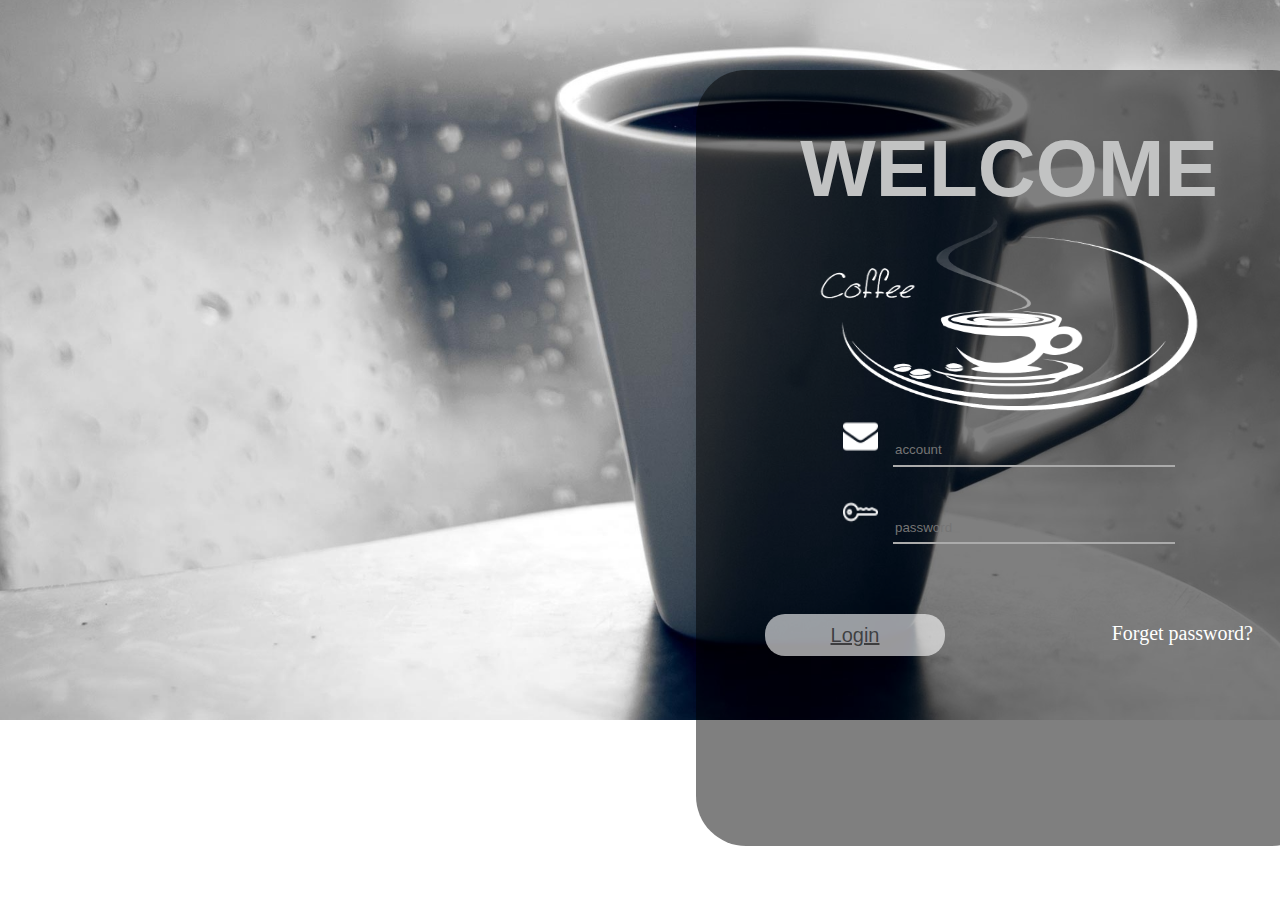
<file: 107AC1021/index.html>
<!DOCTYPE html>
<html lang="en">
<head>
    <meta charset="UTF-8">
    <title>登录页面</title>
 
    <link rel="stylesheet" type="text/css" href="./css/登入.css"/>
 
<body>
    
<div id="login_frame">

        <div id="welcome">WELCOME</div>
 
        <div class="logo">
            <img src="./image/1.png">
        </div>
 
        <div class="loginbox"><img src="./image/envelope1.png" class="img_e"><input type="text" id="username" class="text_field" placeholder="account"></div>
        <div class="loginbox"><img src="./image/key1.png" class="img_k"><input type="text" id="password" class="text_field" placeholder="password"></div>
 
        <div class="login_control">
            <a id="btn_login"  href="./html/mast.html" value="login" οnclick="login();">Login</a>
            <a id="forget_pwd" href="forget_pwd.html">Forget password?</a>
        </div>
</div>
 
</body>
</html>
</file>
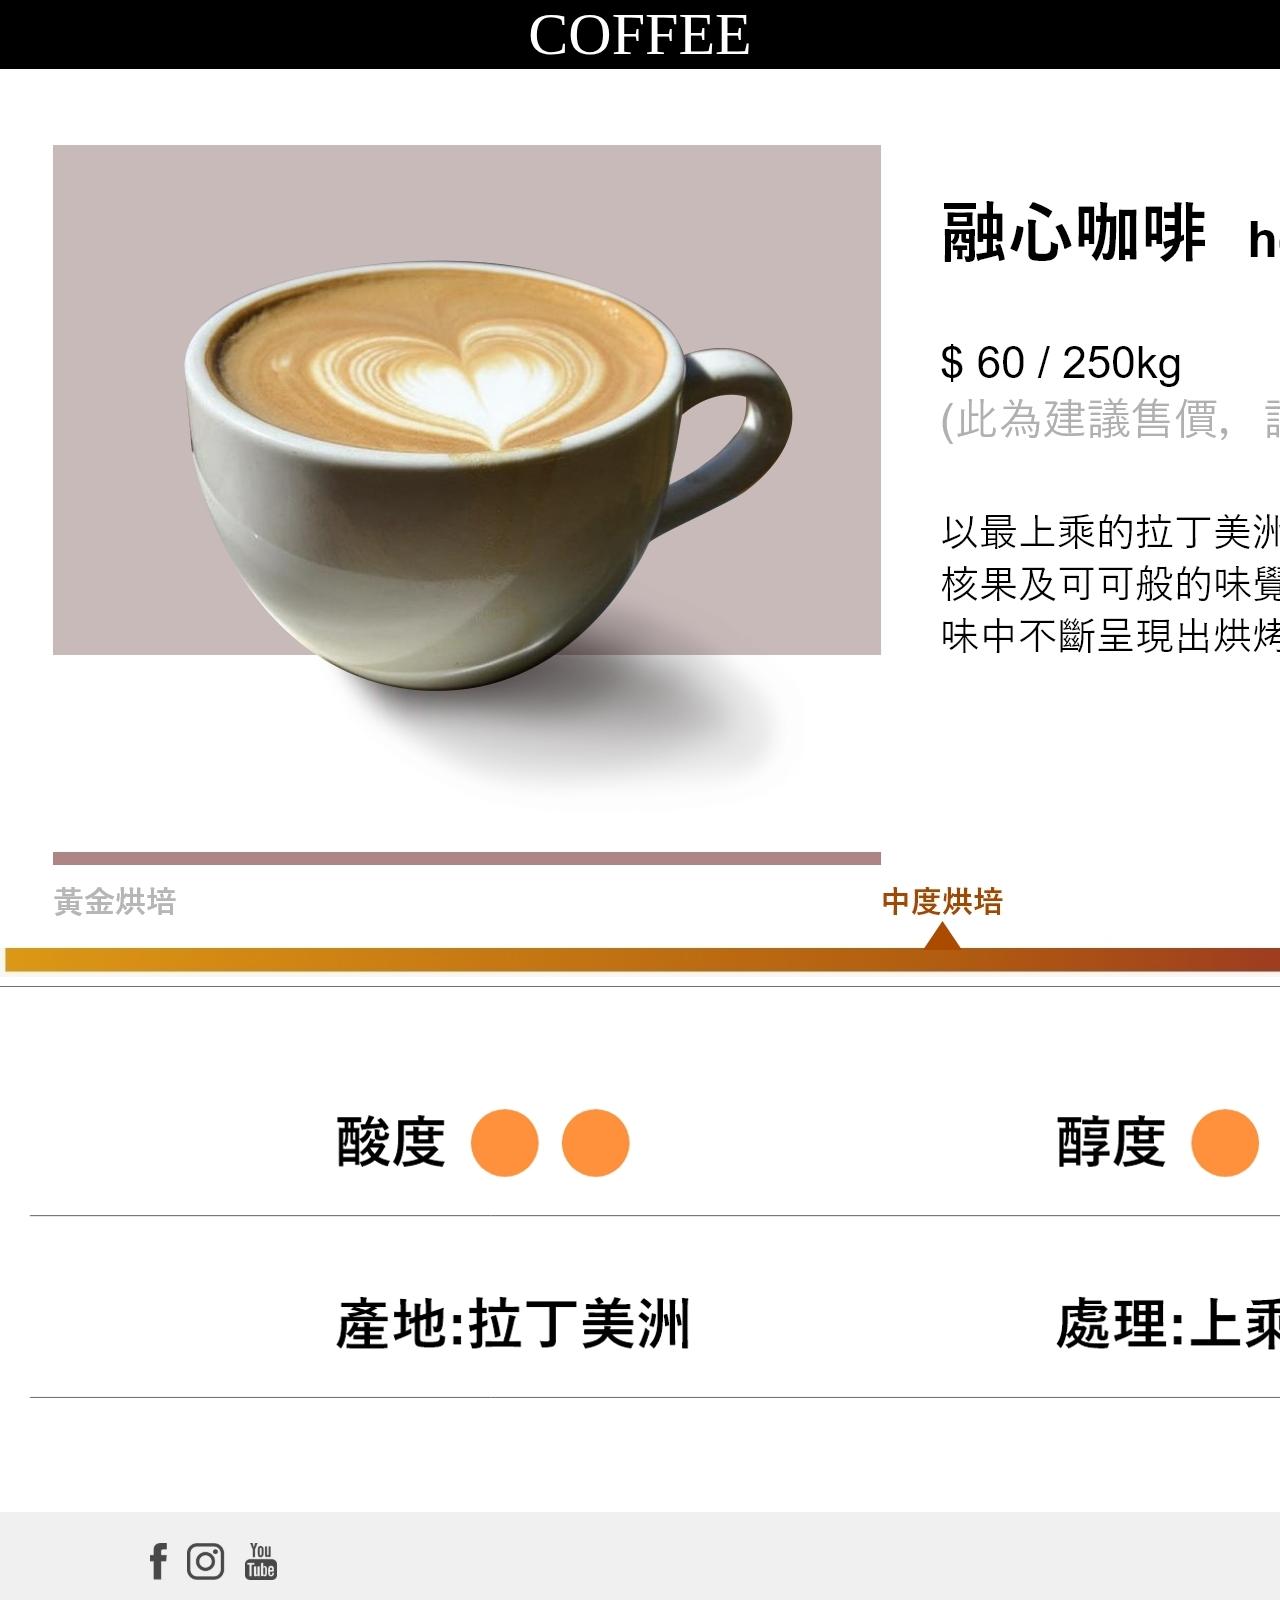
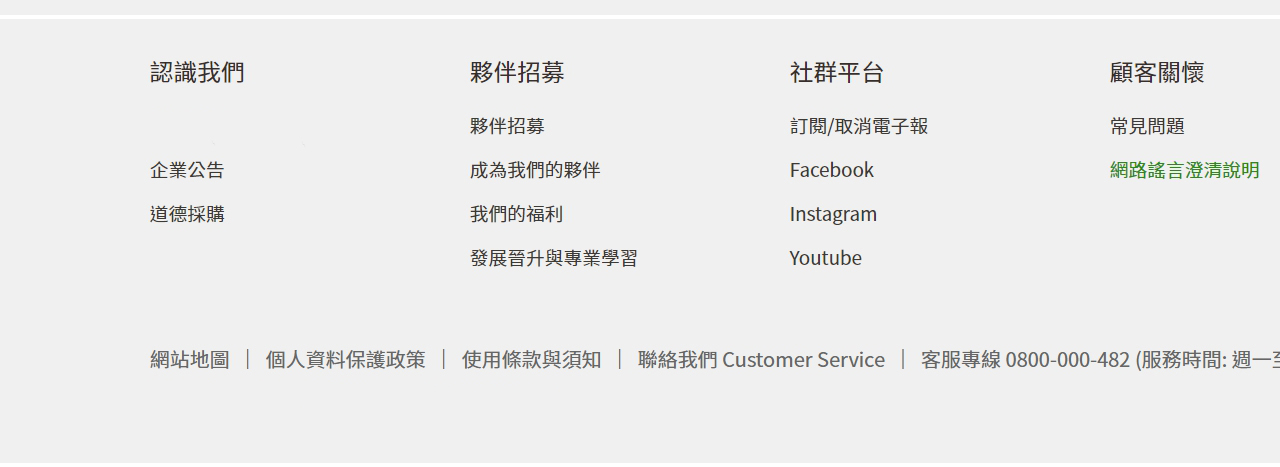
<file: 107AC1021/html/coffee.html>
<!DOCTYPE html>
<html lang="en">
<head>
    <meta charset="UTF-8">
    <meta name="viewport" content="width=device-width, initial-scale=1.0">
    <meta http-equiv="X-UA-Compatible" content="ie=edge">
    <link rel="stylesheet" href="../css/coffee.css">
    <title>Document</title>
</head>
<body>
    <div class="layout">
        <DIV class="LOGO">
          COFFEE
        </DIV>
        <img src="../image/product2.jpg" alt="">
        <img src="../image/footer.jpg" alt="" class="footer">
    </div>
    
</body>
</html>
</file>
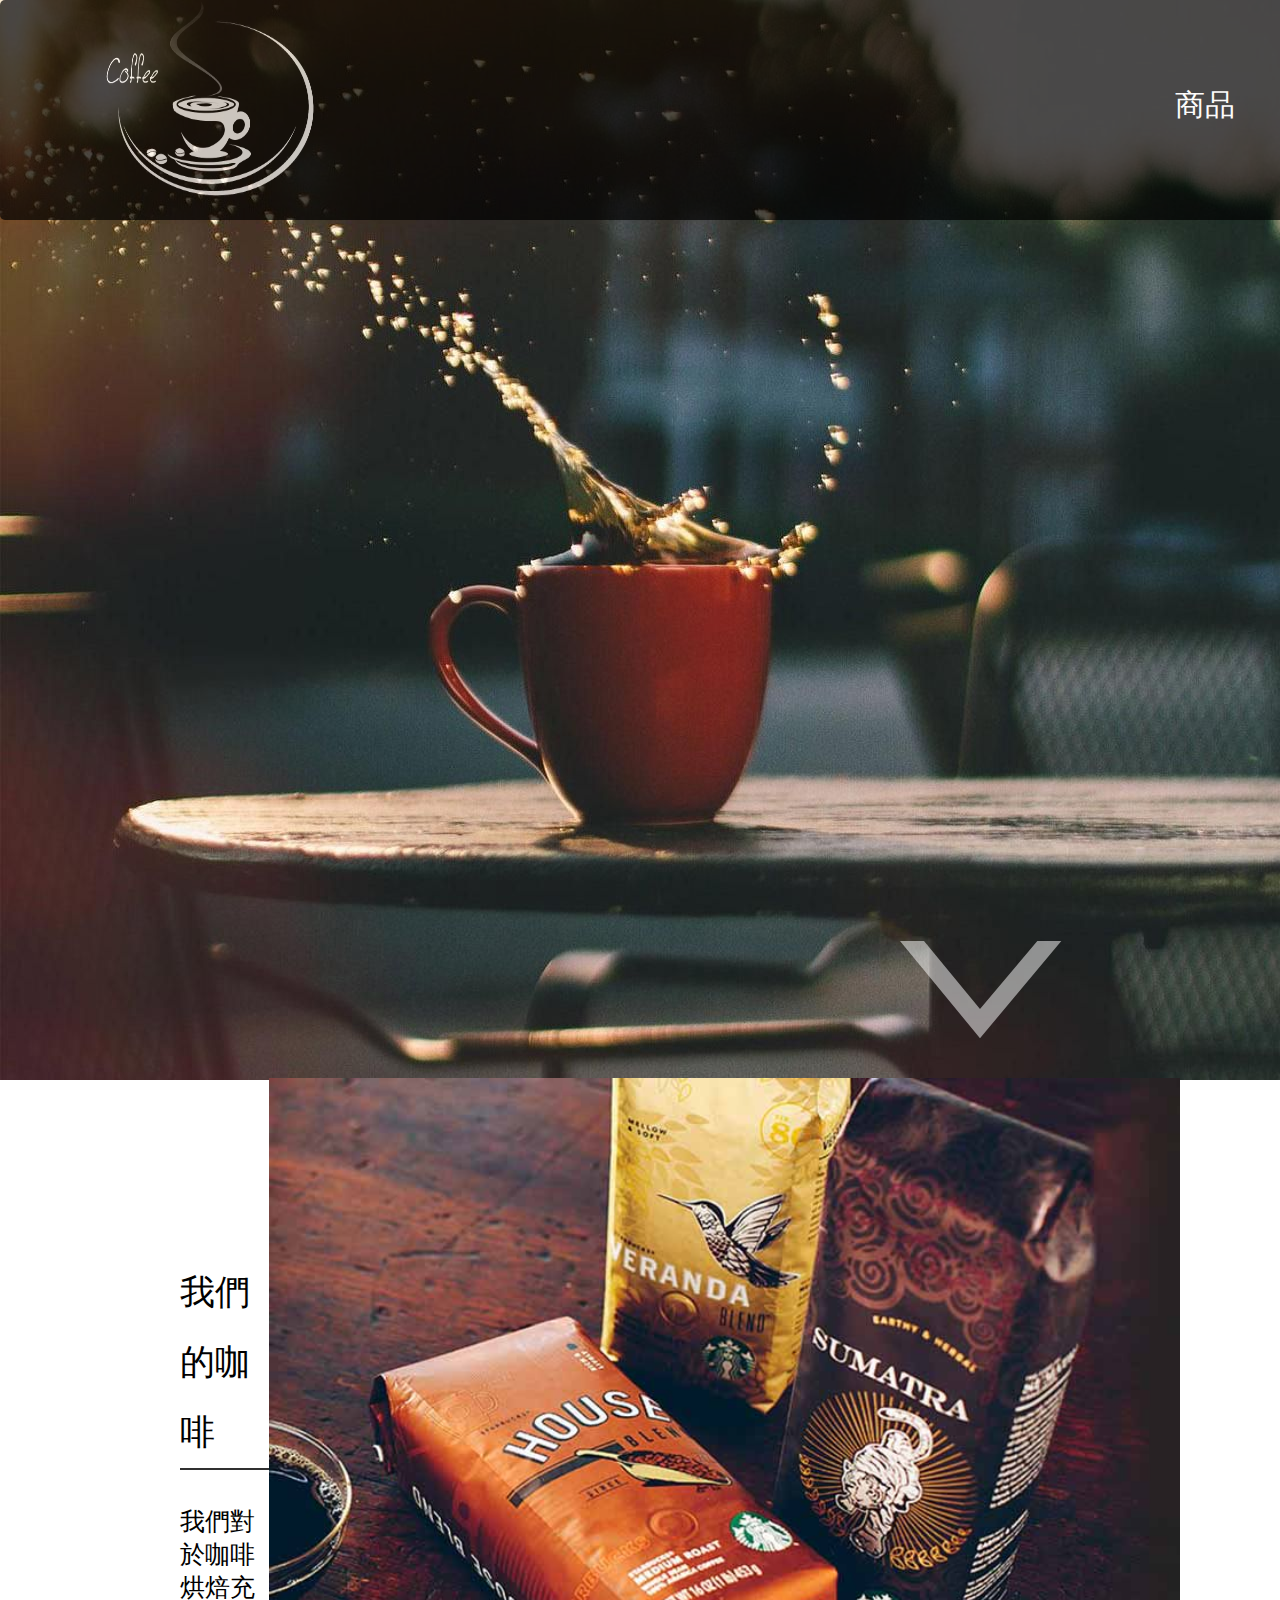
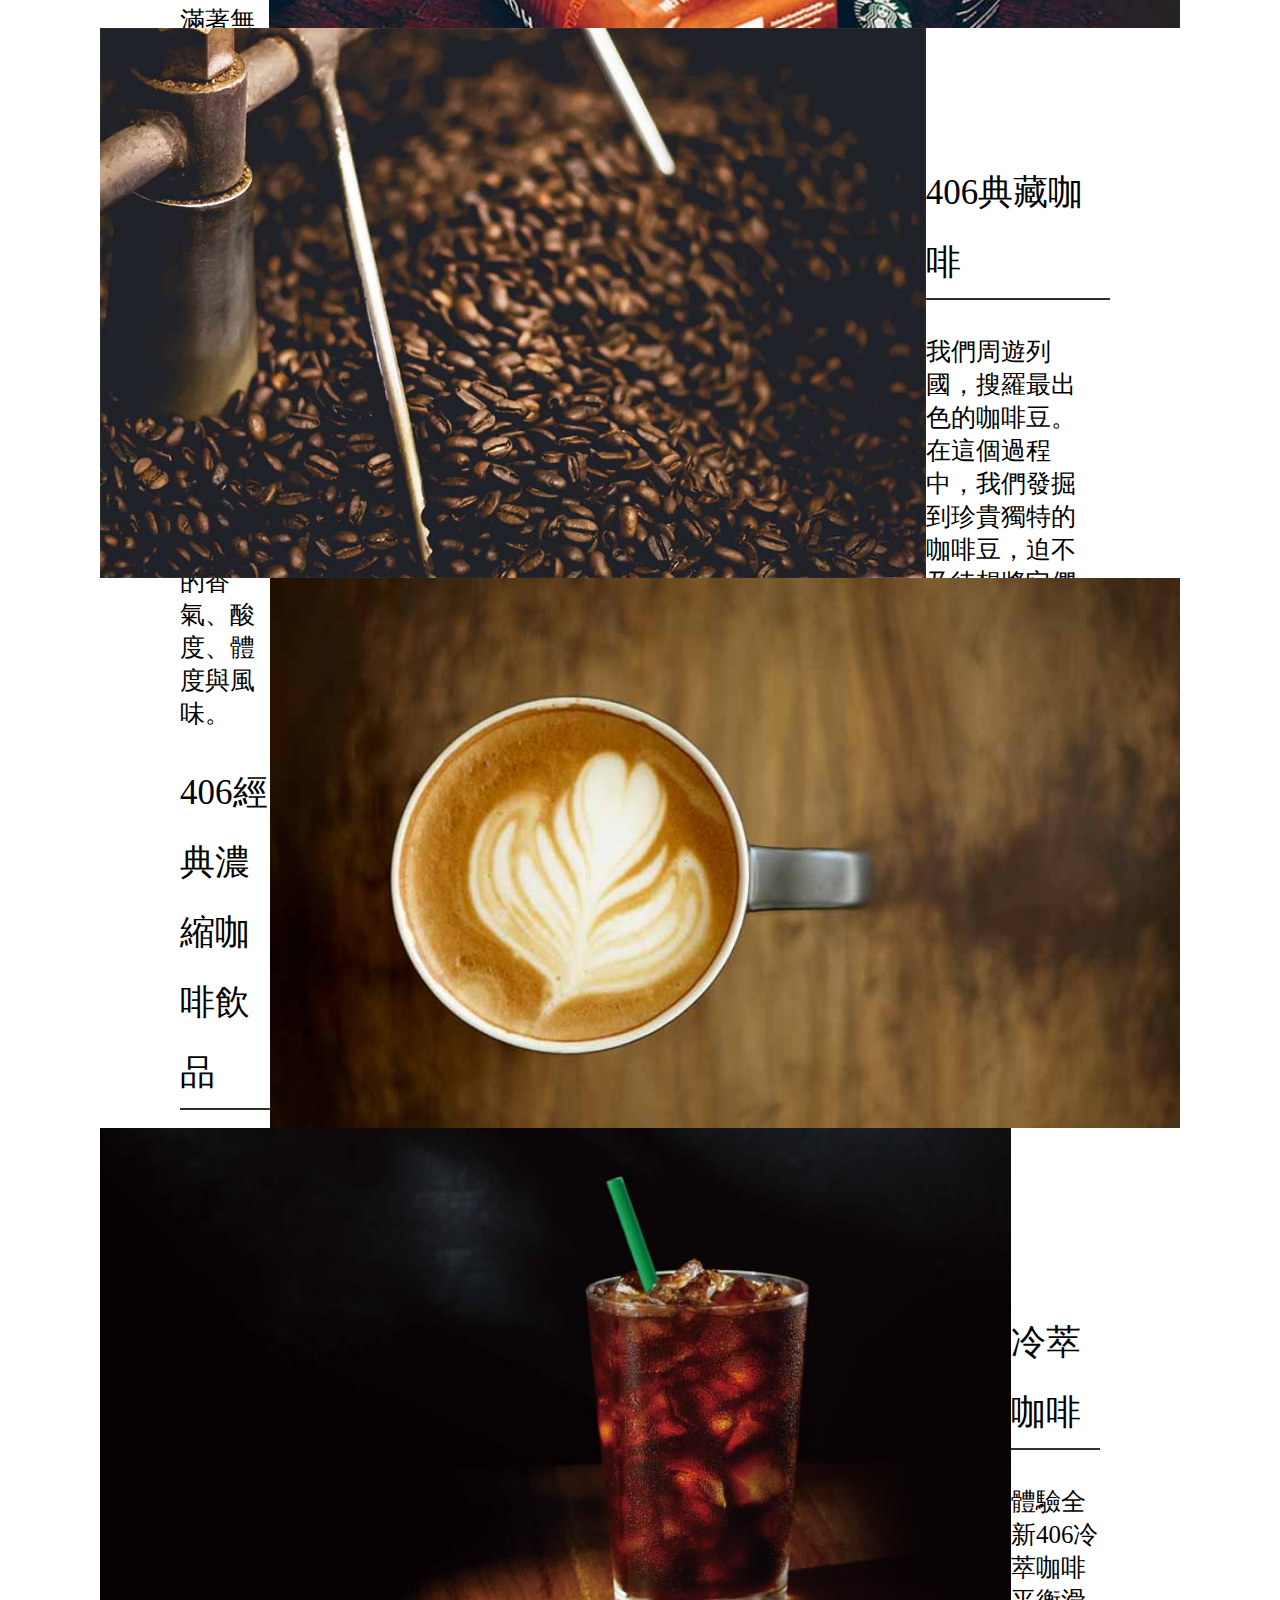
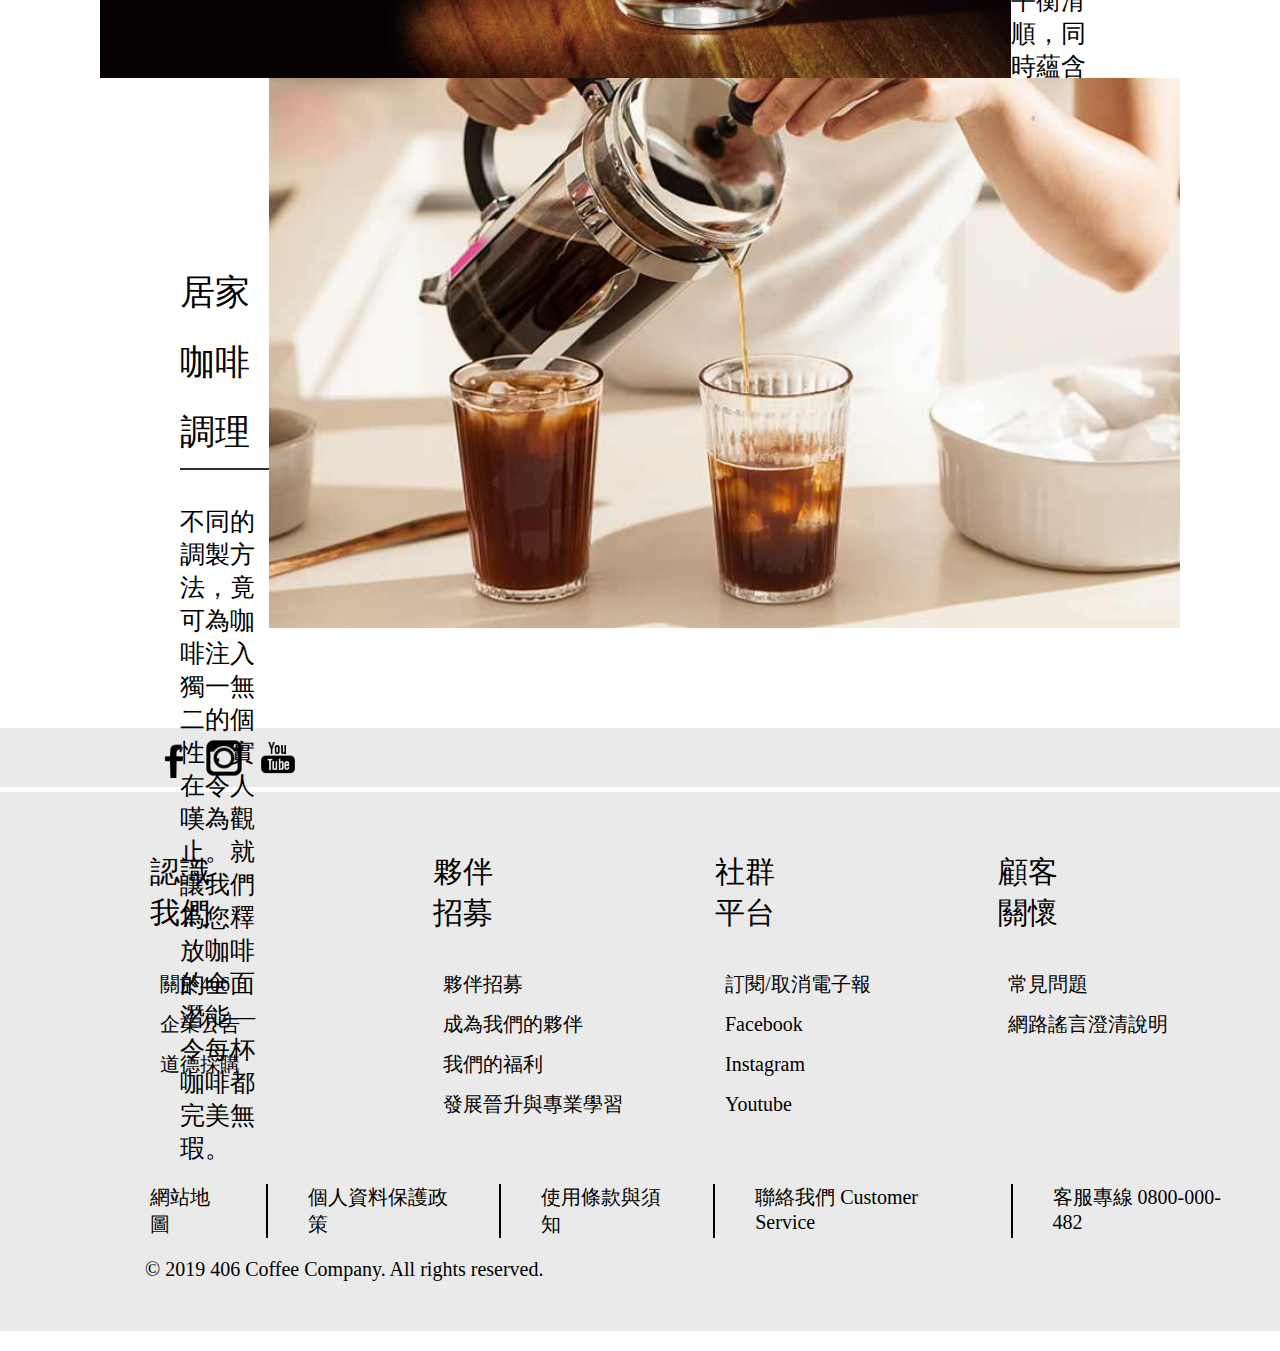
<file: 107AC1021/第二页/第二页.html>
<!DOCTYPE html>
<html lang="en">
<head>
    <meta charset="UTF-8">
    <meta name="viewport" content="width=device-width, initial-scale=1.0">
    <meta http-equiv="X-UA-Compatible" content="ie=edge">
    <title>406咖啡館</title>
    <link rel ="stylesheet" 
        type ="text/css"
        href ="第二页.css"/> 
</head>
<body>
    <div class="container">
        <header class="header">
            <a href="../首页.html"><img src="./1.png" class="pict"></a>
            <nav class="nav">
                <ul class="nav-list">
                    <li class="nav-list-item">
                        <a href="#" class="nav-list-item-link">商品</a>
                        <ul class="nav-sublist">
                            <li class="nav-list-item"><a href="#" class="nav-list-item-link">咖啡一</a></li>
                            <li class="nav-list-item"><a href="#" class="nav-list-item-link">咖啡二</a></li>
                            <li class="nav-list-item"><a href="#" class="nav-list-item-link">咖啡三</a></li>
                            <li class="nav-list-item"><a href="#" class="nav-list-item-link">甜點四</a></li>
                        </ul>
                    </li>
                    <li class="nav-list-item">
                        <a href="#" class="nav-list-item-link">客服</a>
                    </li>
                    <li class="nav-list-item">
                        <a href="#" class="nav-list-item-link">會員</a>
                        <ul class="nav-sublist">
                            <li class="nav-list-item"><a href="#" class="nav-list-item-link">優惠</a></li>
                        </ul>
                    </li>
                    <li class="nav-list-item">
                        <a href="#" class="nav-list-item-link">關於我们</a>
                        <ul class="nav-sublist">
                            <li class="nav-list-item"><a href="#" class="nav-list-item-link">來源</a></li>                                        
                        </ul>
                    </li>
                    <li class="nav-list-item">
                        <a href="../登入/登入.html" class="nav-list-item-link">帳號登入</a>                                    
                    </li>
                </ul>
            </nav>        
        </header>
        <img src="Path 1.png"class="down">
    <article>
        <div class="text">
            <div class="body_text">
                <p class="ab1">我們的咖啡</p>
                <p class="ac1">我們對於咖啡烘焙充滿著無比的熱情。每一款咖啡都需要不同的時間與溫度，以粹煉出最完美的烘焙境界，進而為每一杯咖啡帶來獨有的香氣、酸度、體度與風味。</p>
            </div>
            <img src="banner_our-coffees.jpg" class="pict1">
        </div>
        <div class="text">
            <img src="coffee-grounds.jpg" class="pict2">
            <div class="body_text">
                <p class="ab3">406典藏咖啡</p>
                <P class="ac2">我們周遊列國，搜羅最出色的咖啡豆。在這個過程中，我們發掘到珍貴獨特的咖啡豆，迫不及待想將它們帶回來，與大家分享。每批數量不多的咖啡豆都有獨一無二的故事；而我們為每種咖啡豆精心研發專屬的烘焙方式。</P>
            </div>
        </div>
        <div class="text">
            <div class="body_text">
                <p class="ab1">406經典濃縮咖啡飲品</p>
                <p class="ac1">406經典濃縮咖啡獨特醇厚的口感，散發出迷人的優雅情調，是我們最期待帶給你專屬美好的咖啡饗宴</p>
            </div>
            <img src="banner_espresso.jpg" class="pict1">
        </div>
        <div class="text">
            <img src="banner_coldbrew.jpg" class="pict2">
            <div class="body_text">
                <p class="ab2">冷萃咖啡</p>
                <p class="ac2">體驗全新406冷萃咖啡平衡滑順，同時蘊含巧克力與柑橘風味</p>
            </div>
        </div>
        <div class="text">
            <div class="body_text">
                <p class="ab1">居家咖啡調理</p>
                <p class="ac1">不同的調製方法，竟可為咖啡注入獨一無二的個性，實在令人嘆為觀止。就讓我們為您釋放咖啡的全面潛能—令每杯咖啡都完美無瑕。</p>
            </div>
            <img src="banner_how-to-brew.jpg" class="pict1">
        </div>
    </article>
</div>
<footer>
    <div class="end">
        <a href="https://www.facebook.com"><img src="./REEE.png" class="icon"></a>
        <a href="https://www.instagram.com"><img src="./icons8-instagram-old-100.png" class="icon"></a>
        <a href="https://www.youtube.com"><img src="./icons8-youtube-100.png" class="icon"></a>
    </div>
    <div class="l">
        <div class=>
            <p class="n">認識我們</p>
            <a href="" class="m">關於406</a><br>
            <a href="" class="m">企業公告</a><br>
            <a href="" class="m">道德採購</a>
        </div>
        <div>
            <p class="n">夥伴招募</p>
            <a href="" class="m">夥伴招募</a><br>
            <a href="" class="m">成為我們的夥伴</a><br>
            <a href="" class="m">我們的福利</a><br>
            <a href="" class="m">發展晉升與專業學習</a><br>
        </div>
        <div>
            <p class="n">社群平台</p>
            <a href="" class="m">訂閱/取消電子報</a><br>
            <a href="" class="m">Facebook</a><br>
            <a href="" class="m">Instagram</a><br>
            <a href="" class="m">Youtube</a><br>
        </div>
        <div>
            <p class="n">顧客關懷</p>
            <a href="" class="m">常見問題</a><br>
            <a href="" class="m">網路謠言澄清說明</a><br>
        </div>
    </div>
    <div>
        <div class="i">
            <a href="" class="o">網站地圖</a>
            <a href="" class="o">個人資料保護政策</a>
            <a href="" class="o">使用條款與須知</a>
            <a href="" class="o">聯絡我們 Customer Service</a>
            <a href="" class="o1">客服專線 0800-000-482</a>
        </div>
        <p class="j">© 2019 406 Coffee Company. All rights reserved.</p>
    </div>
</footer>
</body>
</html>
</file>
<file: 107AC1021/css/登入.css>
@media (max-width: 1920px){
body {
    background-image: url("../image/loginCoffee.png");
    background-size: 100%;
    background-repeat: no-repeat;
}

#login_frame {
    width: 600px;
    height: 750px;
    padding: 13px;
    position: absolute;
    left: 70%;
    top: 30%;
    margin-left: -200px;
    margin-top: -200px;
    background-color: rgba(0, 0, 0, 0.5);
    border-radius: 50px;
    text-align: center;
}
 
form p > * {
    display: inline-block;
    vertical-align: middle;
}

#welcome {
    padding-top: 40px;
    text-align:center;
    color: #c2c3c3;
    font-size: 80px;
    font-weight: bold;
    font-family: sans-serif;
}
.logo img{
    width:400px;
    height: 200px;
}

.img_e{
    margin-right: 15px;
    width: 35px;
}

.img_k{
    margin-right: 15px;
    height: 40px;
    width: 35px;
}

.loginbox{
    margin-bottom: 25px;
}

.text_field {
    width: 278px;
    height: 28px;
    border: 0;
    background-color:rgba(255,255,255,0);
    border-bottom: 2px #ABABAB solid;
    color: white;
}
 
#btn_login {
    font-size: 20px;
    font-family: sans-serif;
    width: 180px;
    height: 42px;
    line-height: 42px;
    text-align: center;
    color: rgba(0,0,0,0.6);
    background-color: rgba(255, 255, 255 ,0.6);
    border-radius: 20px;
    border: 0;
    float: left;
}
 
#forget_pwd {
    font-size: 20px;
    color: white;
    text-decoration: none;
    position: relative;
    float: right;
    top: 8px;
 
}

#btn_login:hover{
    background-color: rgba(255, 255, 255 ,0.8);
}

#forget_pwd:hover {
    color: black;
    text-decoration: underline;
}
 
.login_control{
    margin-top: 70px;
    padding: 0 56px;
}
}
</file>
<file: 107AC1021/css/coffee.css>
.LOGO{
    background-color: black;
    color: white;
    text-align: center;
    font-size: 60px;
}
body{
    margin: 0px;
}
.layout {
    background-color: white;
    
    margin-left: auto;
 margin-right: auto;
 margin-top: 0px;
 margin-bottom: 0px;
 padding: 0px;
}
.product2{
    width: 1920px;
    height: 1439px;
}
.footer{
    width: 1920px;
    height: 551px;
}
</file>
<file: 107AC1021/第二页/第二页.css>
.container{
    max-width: 1920px;
    margin-left: auto;
    margin-right: auto;
}
body{
    width: 100%;
    height: 100%;
    padding:0;
    margin:0px;
    display: block;
    background-image: url("./toms.jpg");
    background-repeat: no-repeat;
}
header{
    padding:0;
    margin:0;
    display: flex;
    justify-content: space-between;
    opacity: 0.7;
    background-color: #000000;
    border-radius: 5px;
    height: 220px;
    width: 1900px;
}

.nav{
    margin-top: 35px;
    position: relative;
}
.nav-list{
    display: flex;
    margin: 0;
    padding: 0;
    margin-top:40px;
    margin-right: 100px;
}
.nav-sublist{
    margin: 0;
    padding: 0;
    position: absolute;
    background-color: black;
    display: none;
}
.nav-list-item:hover .nav-sublist{
    display: block;
}
.nav-list-item{
    list-style: none;
    margin-right: 5px;
}
.nav-list-item-link{
    display: block;
    color: white;
    text-decoration: none;
    padding: 10px 20px;
    border: none;
    font-size: 30px;
}
.nav-list-item-link:hover{
    background-color: #181818;
}
.pict{
    opacity: 1;
    margin-left: 100px;
    height: 200px;
    width: 220px;
}
.down{
    margin-left:900px;
    margin-top:721px;
}
.text{
    display: flex;
    justify-content: space-between;
}
.pict2{
    width: 950px;
    height: 550px;
    margin-left: 100px;

}
.pict1{
    width: 950px;
    height: 550px;
    margin-right: 100px;
}
.body_text{
    width: 660px;
    height: 500px;
}
article{
    margin-top: 35px;
}
.ab1{
    border-bottom: 2px solid #303030;
    font-size: 35px;
    line-height: 2;
    margin-top: 180px;
    margin-left: 180px;
}
.ac1{
    font-size: 25px;
    margin-left: 180px;
}
.ab2{
    border-bottom: 2px solid #303030;
    font-size: 35px;
    line-height: 2;
    margin-top: 180px;
    margin-right: 180px;
}
.ac2{
    font-size: 25px;
    margin-right: 180px;
}
.ab3{
    border-bottom: 2px solid #303030;
    font-size: 35px;
    line-height: 2;
    margin-top: 130px;
    margin-right: 170px;
}
footer{
    background-color: #EAEAEA;
}
.end{
    margin-top: 100px;
    padding-top: 10px;
    padding-left: 150px;
    padding-bottom: 5px;
    border-bottom: 5px solid white ;
}
.m{
    text-decoration: none;
    font-size:20px;
    color: black;
    line-height: 2;
    margin-left:10px;
}
.l{
    display: flex;
    padding-left: 150px;
    padding-top: 30px;
}
.icon{
    width: 40px;
    height: 40px;
    border-radius: 5px;
    margin-right: 10px;
}
.n{
    font-size: 30px;
    margin-right: 200px;
}
.i{
    display: flex;
    padding-left: 110px;
    margin-top: 60px;
}
.o{
    text-decoration: none;
    font-size: 20px;
    border-right: 2px solid black ;
    margin-left: 40px;
    padding-right: 40px;
    color: black;
}
.o1{
    text-decoration: none;
    font-size: 20px;
    margin-left: 40px;
    padding-right: 40px;
    color: black;
}
.j{
    font-size: 20px;
    margin-left: 145px;
    padding-bottom: 50px;
}
</file>
